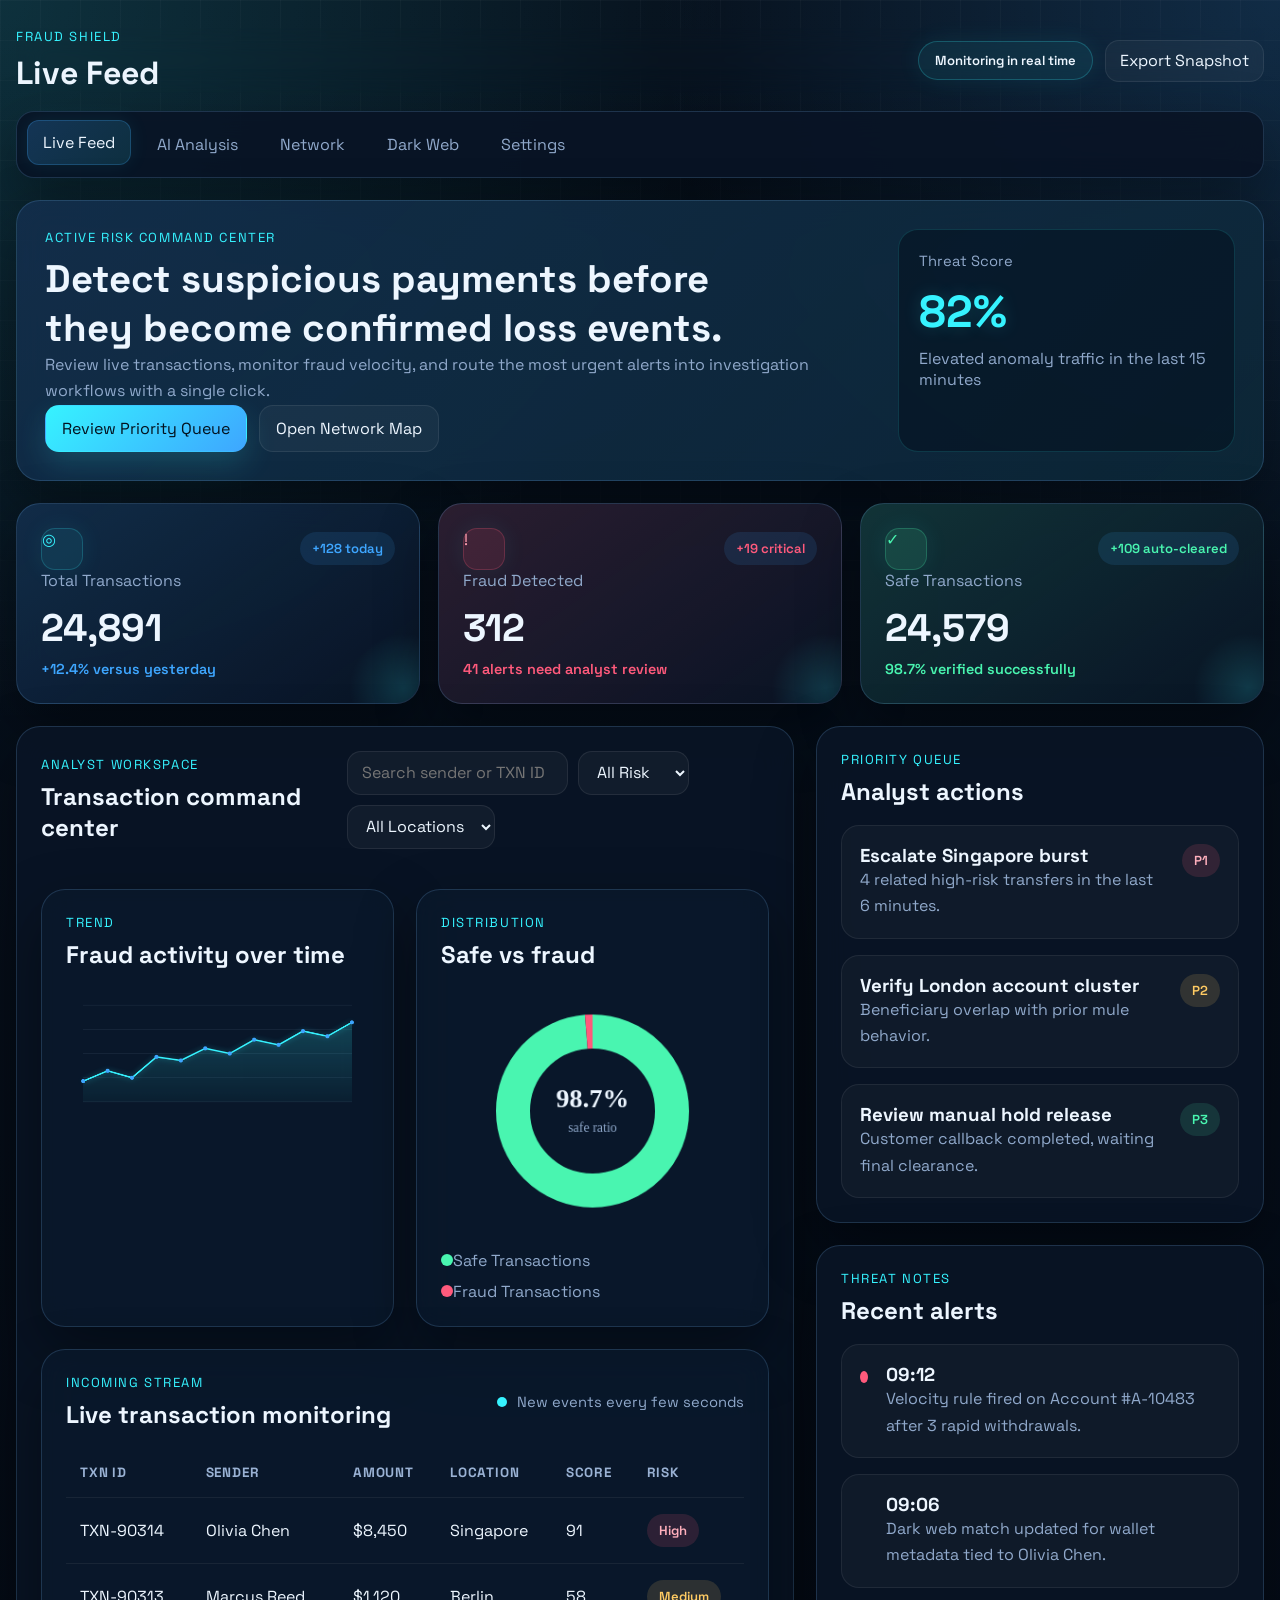
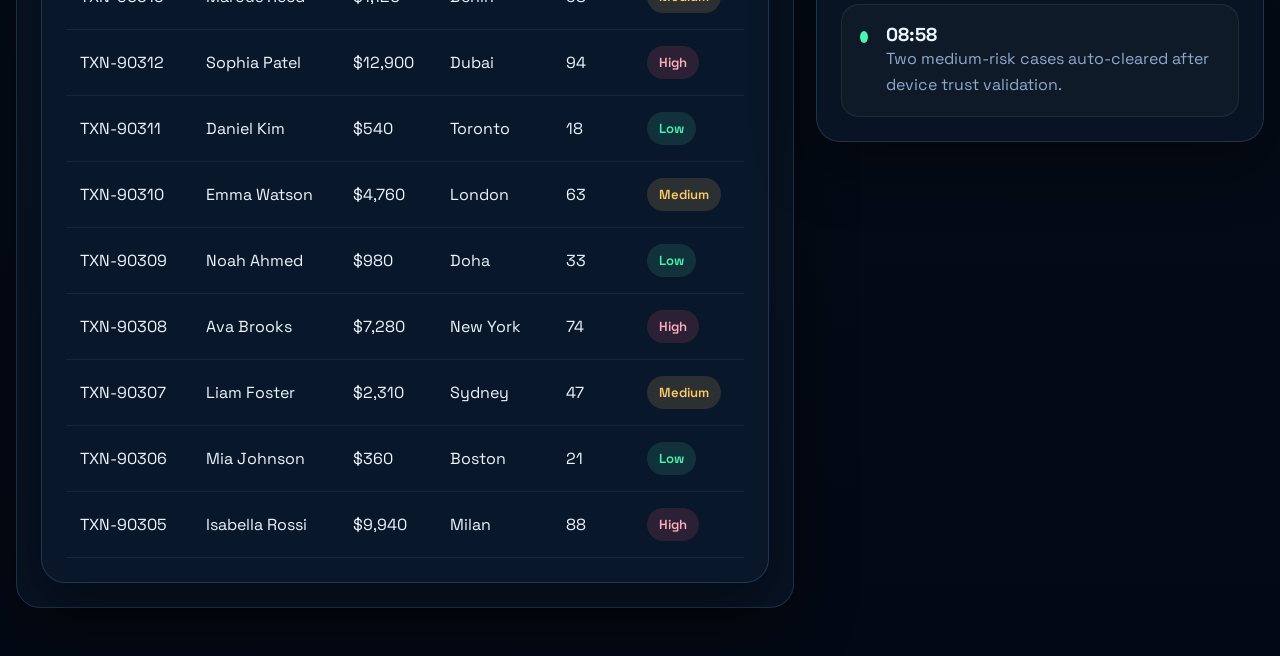
<file: index.html>
<!DOCTYPE html>
<html lang="en">
<head>
  <meta charset="UTF-8">
  <meta name="viewport" content="width=device-width, initial-scale=1.0">
  <title>FraudShield | Live Feed</title>
  <link rel="preconnect" href="https://fonts.googleapis.com">
  <link rel="preconnect" href="https://fonts.gstatic.com" crossorigin>
  <link href="https://fonts.googleapis.com/css2?family=Space+Grotesk:wght@400;500;600;700&display=swap" rel="stylesheet">
  <link rel="stylesheet" href="css/style.css">
</head>
<body data-page="live">
  <div class="app-shell">
    <header class="topbar">
      <div>
        <p class="eyebrow">Fraud Shield</p>
        <h1>Live Feed</h1>
      </div>
      <div class="topbar-actions">
        <div class="status-pill">Monitoring in real time</div>
        <button class="secondary-button compact-button" type="button" data-toast-message="War room snapshot exported.">Export Snapshot</button>
      </div>
    </header>

    <nav class="tabs" aria-label="Primary navigation">
      <a href="index.html" data-tab="live">Live Feed</a>
      <a href="ai.html" data-tab="ai">AI Analysis</a>
      <a href="network.html" data-tab="network">Network</a>
      <a href="darkweb.html" data-tab="darkweb">Dark Web</a>
      <a href="settings.html" data-tab="settings">Settings</a>
    </nav>

    <main class="page-grid">
      <section class="hero-panel">
        <div>
          <p class="eyebrow">Active risk command center</p>
          <h2>Detect suspicious payments before they become confirmed loss events.</h2>
          <p class="muted-text">
            Review live transactions, monitor fraud velocity, and route the most
            urgent alerts into investigation workflows with a single click.
          </p>
          <div class="hero-actions">
            <a class="primary-button" href="ai.html">Review Priority Queue</a>
            <a class="secondary-button" href="network.html">Open Network Map</a>
          </div>
        </div>
        <div class="hero-metric">
          <span>Threat Score</span>
          <strong>82%</strong>
          <p>Elevated anomaly traffic in the last 15 minutes</p>
        </div>
      </section>

      <section class="stats-grid">
        <article class="card stat-card accent-card">
          <div class="stat-header">
            <span class="stat-icon">◎</span>
            <span class="delta-pill up">+128 today</span>
          </div>
          <p>Total Transactions</p>
          <h3 class="counter" data-target="24891">0</h3>
          <span class="trend up">+12.4% versus yesterday</span>
        </article>

        <article class="card stat-card danger">
          <div class="stat-header">
            <span class="stat-icon danger-icon">!</span>
            <span class="delta-pill danger-text">+19 critical</span>
          </div>
          <p>Fraud Detected</p>
          <h3 class="counter" data-target="312">0</h3>
          <span class="trend danger-text">41 alerts need analyst review</span>
        </article>

        <article class="card stat-card safe-card">
          <div class="stat-header">
            <span class="stat-icon safe-icon">✓</span>
            <span class="delta-pill safe">+109 auto-cleared</span>
          </div>
          <p>Safe Transactions</p>
          <h3 class="counter" data-target="24579">0</h3>
          <span class="trend safe">98.7% verified successfully</span>
        </article>
      </section>

      <section class="workspace-grid">
        <article class="card main-panel">
          <div class="section-heading">
            <div>
              <p class="eyebrow">Analyst workspace</p>
              <h2>Transaction command center</h2>
            </div>
            <div class="filter-toolbar">
              <input id="txnSearch" class="toolbar-input" type="text" placeholder="Search sender or TXN ID">
              <select id="riskFilter" class="toolbar-select">
                <option value="all">All Risk</option>
                <option value="high">High</option>
                <option value="medium">Medium</option>
                <option value="low">Low</option>
              </select>
              <select id="locationFilter" class="toolbar-select">
                <option value="all">All Locations</option>
                <option value="singapore">Singapore</option>
                <option value="berlin">Berlin</option>
                <option value="dubai">Dubai</option>
                <option value="toronto">Toronto</option>
                <option value="london">London</option>
                <option value="new york">New York</option>
              </select>
            </div>
          </div>

          <section class="dashboard-duo">
            <article class="card inner-card chart-card">
              <div class="section-heading">
                <div>
                  <p class="eyebrow">Trend</p>
                  <h2>Fraud activity over time</h2>
                </div>
              </div>
              <canvas id="fraudTrendChart" width="600" height="260" aria-label="Fraud trend chart"></canvas>
            </article>

            <article class="card inner-card chart-card donut-panel">
              <div class="section-heading">
                <div>
                  <p class="eyebrow">Distribution</p>
                  <h2>Safe vs fraud</h2>
                </div>
              </div>
              <canvas id="fraudSplitChart" width="320" height="260" aria-label="Fraud split chart"></canvas>
              <div class="donut-legend">
                <div><span class="legend-dot safe-fill"></span>Safe Transactions</div>
                <div><span class="legend-dot danger-fill"></span>Fraud Transactions</div>
              </div>
            </article>
          </section>

          <section class="card inner-card table-card">
            <div class="section-heading">
              <div>
                <p class="eyebrow">Incoming stream</p>
                <h2>Live transaction monitoring</h2>
              </div>
              <div class="live-indicator">
                <span class="pulse-dot"></span>
                <span>New events every few seconds</span>
              </div>
            </div>

            <div class="table-wrap">
              <table>
                <thead>
                  <tr>
                    <th>TXN ID</th>
                    <th>Sender</th>
                    <th>Amount</th>
                    <th>Location</th>
                    <th>Score</th>
                    <th>Risk</th>
                  </tr>
                </thead>
                <tbody id="transactionTableBody">
                  <tr class="clickable-row" data-href="ai.html" data-txn-id="TXN-90314" data-sender="Olivia Chen" data-amount="$8,450" data-location="Singapore" data-score="91" data-risk="High">
                    <td>TXN-90314</td>
                    <td>Olivia Chen</td>
                    <td>$8,450</td>
                    <td>Singapore</td>
                    <td>91</td>
                    <td><span class="risk-badge high">High</span></td>
                  </tr>
                  <tr class="clickable-row" data-href="ai.html" data-txn-id="TXN-90313" data-sender="Marcus Reed" data-amount="$1,120" data-location="Berlin" data-score="58" data-risk="Medium">
                    <td>TXN-90313</td>
                    <td>Marcus Reed</td>
                    <td>$1,120</td>
                    <td>Berlin</td>
                    <td>58</td>
                    <td><span class="risk-badge medium">Medium</span></td>
                  </tr>
                  <tr class="clickable-row" data-href="ai.html" data-txn-id="TXN-90312" data-sender="Sophia Patel" data-amount="$12,900" data-location="Dubai" data-score="94" data-risk="High">
                    <td>TXN-90312</td>
                    <td>Sophia Patel</td>
                    <td>$12,900</td>
                    <td>Dubai</td>
                    <td>94</td>
                    <td><span class="risk-badge high">High</span></td>
                  </tr>
                  <tr class="clickable-row" data-href="ai.html" data-txn-id="TXN-90311" data-sender="Daniel Kim" data-amount="$540" data-location="Toronto" data-score="18" data-risk="Low">
                    <td>TXN-90311</td>
                    <td>Daniel Kim</td>
                    <td>$540</td>
                    <td>Toronto</td>
                    <td>18</td>
                    <td><span class="risk-badge low">Low</span></td>
                  </tr>
                  <tr class="clickable-row" data-href="ai.html" data-txn-id="TXN-90310" data-sender="Emma Watson" data-amount="$4,760" data-location="London" data-score="63" data-risk="Medium">
                    <td>TXN-90310</td>
                    <td>Emma Watson</td>
                    <td>$4,760</td>
                    <td>London</td>
                    <td>63</td>
                    <td><span class="risk-badge medium">Medium</span></td>
                  </tr>
                  <tr class="clickable-row" data-href="ai.html" data-txn-id="TXN-90309" data-sender="Noah Ahmed" data-amount="$980" data-location="Doha" data-score="33" data-risk="Low">
                    <td>TXN-90309</td>
                    <td>Noah Ahmed</td>
                    <td>$980</td>
                    <td>Doha</td>
                    <td>33</td>
                    <td><span class="risk-badge low">Low</span></td>
                  </tr>
                  <tr class="clickable-row" data-href="ai.html" data-txn-id="TXN-90308" data-sender="Ava Brooks" data-amount="$7,280" data-location="New York" data-score="74" data-risk="High">
                    <td>TXN-90308</td>
                    <td>Ava Brooks</td>
                    <td>$7,280</td>
                    <td>New York</td>
                    <td>74</td>
                    <td><span class="risk-badge high">High</span></td>
                  </tr>
                  <tr class="clickable-row" data-href="ai.html" data-txn-id="TXN-90307" data-sender="Liam Foster" data-amount="$2,310" data-location="Sydney" data-score="47" data-risk="Medium">
                    <td>TXN-90307</td>
                    <td>Liam Foster</td>
                    <td>$2,310</td>
                    <td>Sydney</td>
                    <td>47</td>
                    <td><span class="risk-badge medium">Medium</span></td>
                  </tr>
                  <tr class="clickable-row" data-href="ai.html" data-txn-id="TXN-90306" data-sender="Mia Johnson" data-amount="$360" data-location="Boston" data-score="21" data-risk="Low">
                    <td>TXN-90306</td>
                    <td>Mia Johnson</td>
                    <td>$360</td>
                    <td>Boston</td>
                    <td>21</td>
                    <td><span class="risk-badge low">Low</span></td>
                  </tr>
                  <tr class="clickable-row" data-href="ai.html" data-txn-id="TXN-90305" data-sender="Isabella Rossi" data-amount="$9,940" data-location="Milan" data-score="88" data-risk="High">
                    <td>TXN-90305</td>
                    <td>Isabella Rossi</td>
                    <td>$9,940</td>
                    <td>Milan</td>
                    <td>88</td>
                    <td><span class="risk-badge high">High</span></td>
                  </tr>
                </tbody>
              </table>
            </div>
          </section>
        </article>

        <aside class="workspace-sidebar">
          <section class="card">
            <div class="section-heading">
              <div>
                <p class="eyebrow">Priority queue</p>
                <h2>Analyst actions</h2>
              </div>
            </div>
            <div class="queue-list">
              <article class="queue-item">
                <div>
                  <h3>Escalate Singapore burst</h3>
                  <p>4 related high-risk transfers in the last 6 minutes.</p>
                </div>
                <span class="risk-badge high">P1</span>
              </article>
              <article class="queue-item">
                <div>
                  <h3>Verify London account cluster</h3>
                  <p>Beneficiary overlap with prior mule behavior.</p>
                </div>
                <span class="risk-badge medium">P2</span>
              </article>
              <article class="queue-item">
                <div>
                  <h3>Review manual hold release</h3>
                  <p>Customer callback completed, waiting final clearance.</p>
                </div>
                <span class="risk-badge low">P3</span>
              </article>
            </div>
          </section>

          <section class="card">
            <div class="section-heading">
              <div>
                <p class="eyebrow">Threat notes</p>
                <h2>Recent alerts</h2>
              </div>
            </div>
            <div class="timeline-list">
              <article class="timeline-item">
                <span class="timeline-dot danger-fill"></span>
                <div>
                  <h3>09:12</h3>
                  <p>Velocity rule fired on Account #A-10483 after 3 rapid withdrawals.</p>
                </div>
              </article>
              <article class="timeline-item">
                <span class="timeline-dot"></span>
                <div>
                  <h3>09:06</h3>
                  <p>Dark web match updated for wallet metadata tied to Olivia Chen.</p>
                </div>
              </article>
              <article class="timeline-item">
                <span class="timeline-dot safe-fill"></span>
                <div>
                  <h3>08:58</h3>
                  <p>Two medium-risk cases auto-cleared after device trust validation.</p>
                </div>
              </article>
            </div>
          </section>
        </aside>
      </section>
    </main>
  </div>

  <div class="modal hidden" id="transactionModal" aria-hidden="true">
    <div class="modal-backdrop" data-close-modal></div>
    <div class="modal-panel" role="dialog" aria-modal="true" aria-labelledby="modalTitle">
      <button class="modal-close" type="button" data-close-modal aria-label="Close details">×</button>
      <p class="eyebrow">Transaction Preview</p>
      <h2 id="modalTitle">Selected transaction</h2>
      <div class="modal-grid">
        <div class="modal-row"><span>TXN ID</span><strong id="modalTxnId">-</strong></div>
        <div class="modal-row"><span>Sender</span><strong id="modalSender">-</strong></div>
        <div class="modal-row"><span>Amount</span><strong id="modalAmount">-</strong></div>
        <div class="modal-row"><span>Location</span><strong id="modalLocation">-</strong></div>
        <div class="modal-row"><span>Risk Score</span><strong id="modalScore">-</strong></div>
        <div class="modal-row"><span>Risk Level</span><strong id="modalRisk">-</strong></div>
      </div>
      <div class="modal-actions">
        <button class="primary-button" type="button" id="openAiAnalysis">Open AI Analysis</button>
        <button class="secondary-button" type="button" data-close-modal>Close</button>
      </div>
    </div>
  </div>

  <div class="toast global-toast" id="globalToast" aria-live="polite"></div>

  <script src="js/script.js"></script>
</body>
</html>
</file>
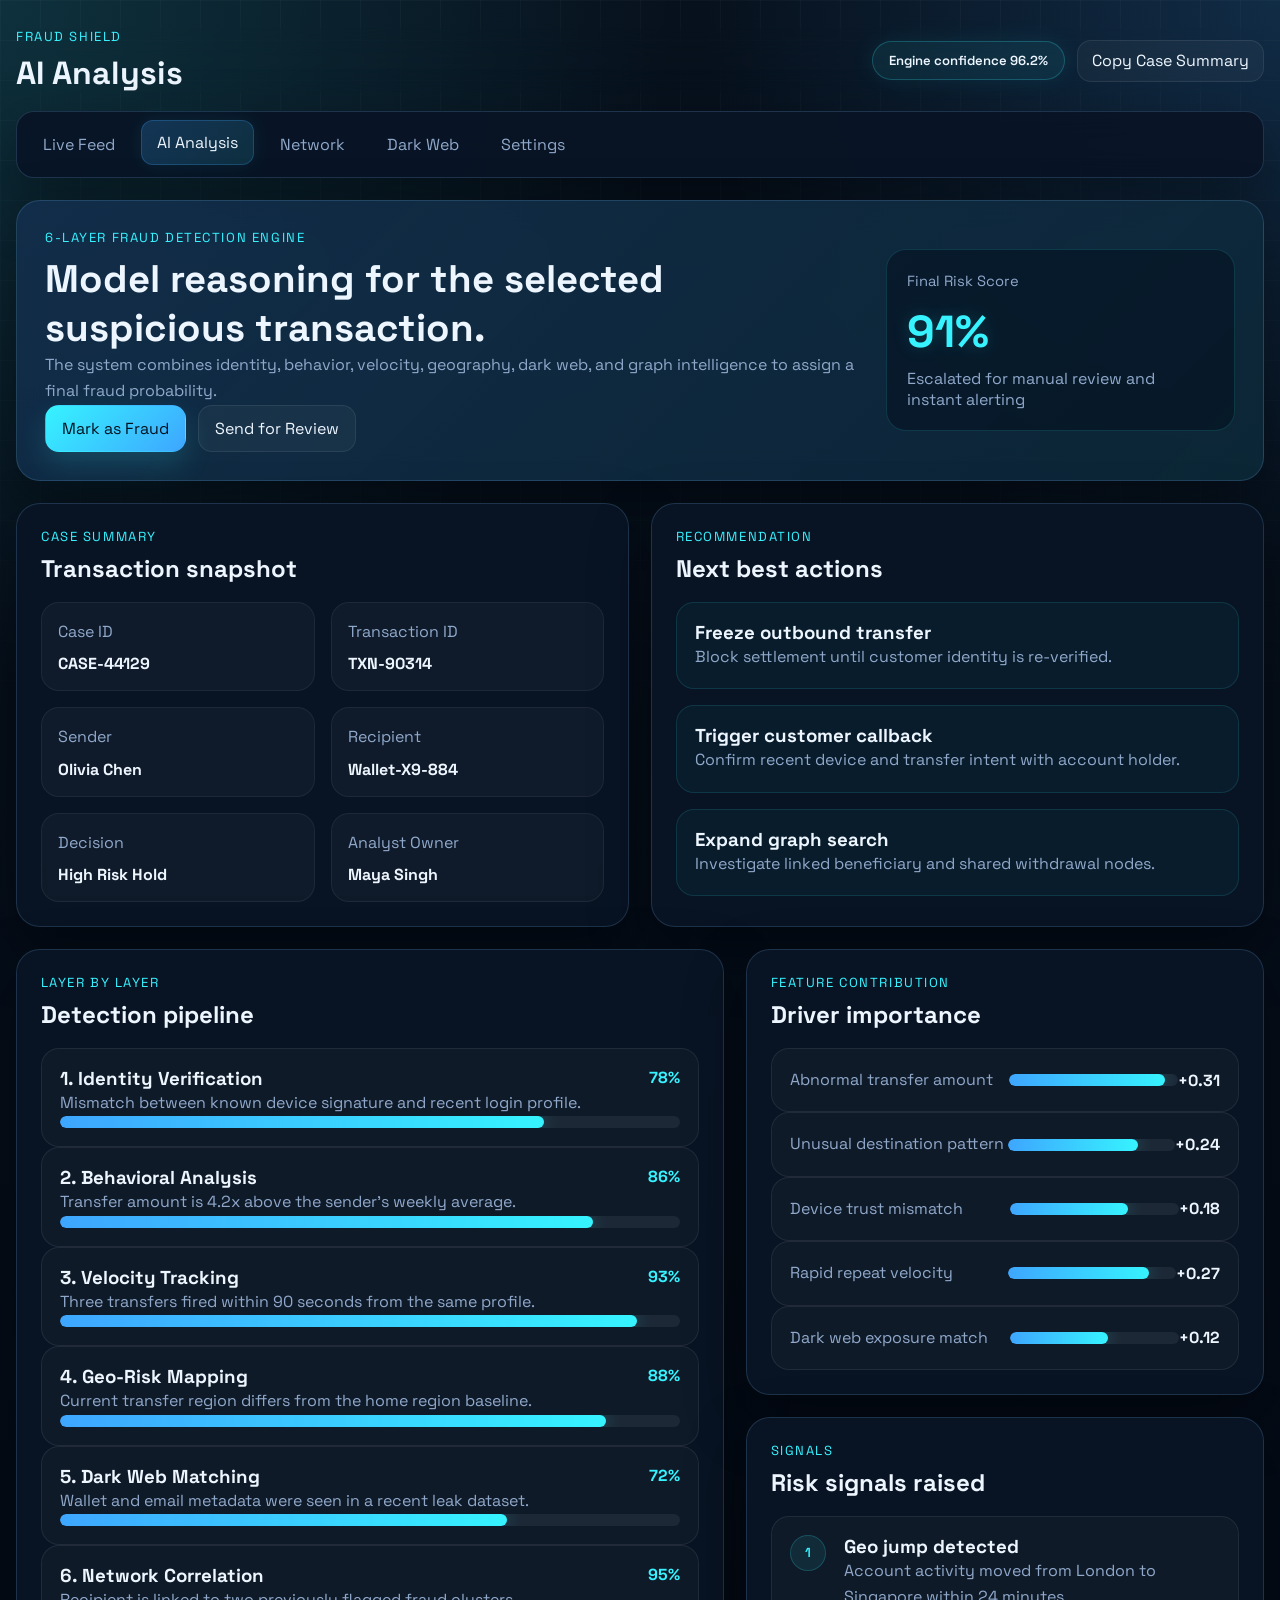
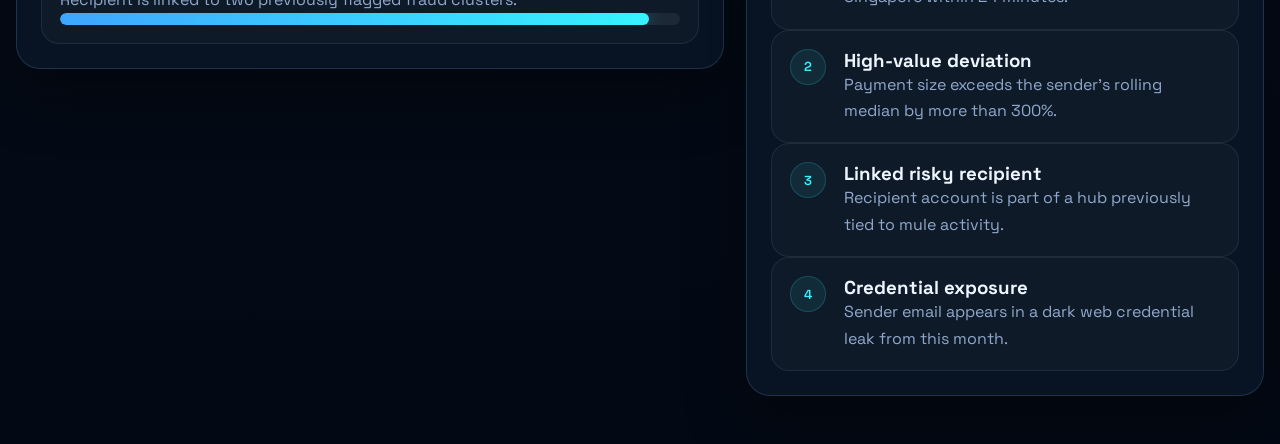
<file: ai.html>
<!DOCTYPE html>
<html lang="en">
<head>
  <meta charset="UTF-8">
  <meta name="viewport" content="width=device-width, initial-scale=1.0">
  <title>FraudShield | AI Analysis</title>
  <link rel="preconnect" href="https://fonts.googleapis.com">
  <link rel="preconnect" href="https://fonts.gstatic.com" crossorigin>
  <link href="https://fonts.googleapis.com/css2?family=Space+Grotesk:wght@400;500;600;700&display=swap" rel="stylesheet">
  <link rel="stylesheet" href="css/style.css">
</head>
<body data-page="ai">
  <div class="app-shell">
    <header class="topbar">
      <div>
        <p class="eyebrow">Fraud Shield</p>
        <h1>AI Analysis</h1>
      </div>
      <div class="topbar-actions">
        <div class="status-pill">Engine confidence 96.2%</div>
        <button class="secondary-button compact-button" type="button" data-toast-message="Case summary copied to analyst clipboard.">Copy Case Summary</button>
      </div>
    </header>

    <nav class="tabs" aria-label="Primary navigation">
      <a href="index.html" data-tab="live">Live Feed</a>
      <a href="ai.html" data-tab="ai">AI Analysis</a>
      <a href="network.html" data-tab="network">Network</a>
      <a href="darkweb.html" data-tab="darkweb">Dark Web</a>
      <a href="settings.html" data-tab="settings">Settings</a>
    </nav>

    <main class="page-grid">
      <section class="hero-panel compact">
        <div>
          <p class="eyebrow">6-layer fraud detection engine</p>
          <h2>Model reasoning for the selected suspicious transaction.</h2>
          <p class="muted-text">
            The system combines identity, behavior, velocity, geography, dark web,
            and graph intelligence to assign a final fraud probability.
          </p>
          <div class="hero-actions">
            <button class="primary-button" type="button" data-toast-message="Case marked as confirmed fraud.">Mark as Fraud</button>
            <button class="secondary-button" type="button" data-toast-message="Case sent for manual review.">Send for Review</button>
          </div>
        </div>
        <div class="hero-metric">
          <span>Final Risk Score</span>
          <strong>91%</strong>
          <p>Escalated for manual review and instant alerting</p>
        </div>
      </section>

      <section class="case-summary-grid">
        <article class="card">
          <div class="section-heading">
            <div>
              <p class="eyebrow">Case summary</p>
              <h2>Transaction snapshot</h2>
            </div>
          </div>
          <div class="summary-grid">
            <div class="summary-item"><span>Case ID</span><strong>CASE-44129</strong></div>
            <div class="summary-item"><span>Transaction ID</span><strong>TXN-90314</strong></div>
            <div class="summary-item"><span>Sender</span><strong>Olivia Chen</strong></div>
            <div class="summary-item"><span>Recipient</span><strong>Wallet-X9-884</strong></div>
            <div class="summary-item"><span>Decision</span><strong>High Risk Hold</strong></div>
            <div class="summary-item"><span>Analyst Owner</span><strong>Maya Singh</strong></div>
          </div>
        </article>
        <article class="card">
          <div class="section-heading">
            <div>
              <p class="eyebrow">Recommendation</p>
              <h2>Next best actions</h2>
            </div>
          </div>
          <div class="recommendation-list">
            <article class="recommendation-item">
              <h3>Freeze outbound transfer</h3>
              <p>Block settlement until customer identity is re-verified.</p>
            </article>
            <article class="recommendation-item">
              <h3>Trigger customer callback</h3>
              <p>Confirm recent device and transfer intent with account holder.</p>
            </article>
            <article class="recommendation-item">
              <h3>Expand graph search</h3>
              <p>Investigate linked beneficiary and shared withdrawal nodes.</p>
            </article>
          </div>
        </article>
      </section>

      <section class="analysis-grid">
        <article class="card">
          <div class="section-heading">
            <div>
              <p class="eyebrow">Layer by layer</p>
              <h2>Detection pipeline</h2>
            </div>
          </div>

          <div class="layers">
            <div class="layer-item">
              <div class="layer-copy">
                <div>
                  <h3>1. Identity Verification</h3>
                  <p>Mismatch between known device signature and recent login profile.</p>
                </div>
                <strong>78%</strong>
              </div>
              <div class="progress-bar"><span style="width: 78%;"></span></div>
            </div>
            <div class="layer-item">
              <div class="layer-copy">
                <div>
                  <h3>2. Behavioral Analysis</h3>
                  <p>Transfer amount is 4.2x above the sender's weekly average.</p>
                </div>
                <strong>86%</strong>
              </div>
              <div class="progress-bar"><span style="width: 86%;"></span></div>
            </div>
            <div class="layer-item">
              <div class="layer-copy">
                <div>
                  <h3>3. Velocity Tracking</h3>
                  <p>Three transfers fired within 90 seconds from the same profile.</p>
                </div>
                <strong>93%</strong>
              </div>
              <div class="progress-bar"><span style="width: 93%;"></span></div>
            </div>
            <div class="layer-item">
              <div class="layer-copy">
                <div>
                  <h3>4. Geo-Risk Mapping</h3>
                  <p>Current transfer region differs from the home region baseline.</p>
                </div>
                <strong>88%</strong>
              </div>
              <div class="progress-bar"><span style="width: 88%;"></span></div>
            </div>
            <div class="layer-item">
              <div class="layer-copy">
                <div>
                  <h3>5. Dark Web Matching</h3>
                  <p>Wallet and email metadata were seen in a recent leak dataset.</p>
                </div>
                <strong>72%</strong>
              </div>
              <div class="progress-bar"><span style="width: 72%;"></span></div>
            </div>
            <div class="layer-item">
              <div class="layer-copy">
                <div>
                  <h3>6. Network Correlation</h3>
                  <p>Recipient is linked to two previously flagged fraud clusters.</p>
                </div>
                <strong>95%</strong>
              </div>
              <div class="progress-bar"><span style="width: 95%;"></span></div>
            </div>
          </div>
        </article>

        <article class="stack-grid">
          <section class="card">
            <div class="section-heading">
              <div>
                <p class="eyebrow">Feature contribution</p>
                <h2>Driver importance</h2>
              </div>
            </div>

            <div class="feature-bars">
              <div class="feature-row">
                <span>Abnormal transfer amount</span>
                <div class="feature-bar"><span style="width: 92%;"></span></div>
                <strong>+0.31</strong>
              </div>
              <div class="feature-row">
                <span>Unusual destination pattern</span>
                <div class="feature-bar"><span style="width: 78%;"></span></div>
                <strong>+0.24</strong>
              </div>
              <div class="feature-row">
                <span>Device trust mismatch</span>
                <div class="feature-bar"><span style="width: 70%;"></span></div>
                <strong>+0.18</strong>
              </div>
              <div class="feature-row">
                <span>Rapid repeat velocity</span>
                <div class="feature-bar"><span style="width: 84%;"></span></div>
                <strong>+0.27</strong>
              </div>
              <div class="feature-row">
                <span>Dark web exposure match</span>
                <div class="feature-bar"><span style="width: 58%;"></span></div>
                <strong>+0.12</strong>
              </div>
            </div>
          </section>

          <section class="card">
            <div class="section-heading">
              <div>
                <p class="eyebrow">Signals</p>
                <h2>Risk signals raised</h2>
              </div>
            </div>

            <div class="signals-list">
              <article class="signal-item">
                <span class="signal-index">1</span>
                <div>
                  <h3>Geo jump detected</h3>
                  <p>Account activity moved from London to Singapore within 24 minutes.</p>
                </div>
              </article>
              <article class="signal-item">
                <span class="signal-index">2</span>
                <div>
                  <h3>High-value deviation</h3>
                  <p>Payment size exceeds the sender's rolling median by more than 300%.</p>
                </div>
              </article>
              <article class="signal-item">
                <span class="signal-index">3</span>
                <div>
                  <h3>Linked risky recipient</h3>
                  <p>Recipient account is part of a hub previously tied to mule activity.</p>
                </div>
              </article>
              <article class="signal-item">
                <span class="signal-index">4</span>
                <div>
                  <h3>Credential exposure</h3>
                  <p>Sender email appears in a dark web credential leak from this month.</p>
                </div>
              </article>
            </div>
          </section>
        </article>
      </section>
    </main>
  </div>

  <div class="toast global-toast" id="globalToast" aria-live="polite"></div>

  <script src="js/script.js"></script>
</body>
</html>
</file>
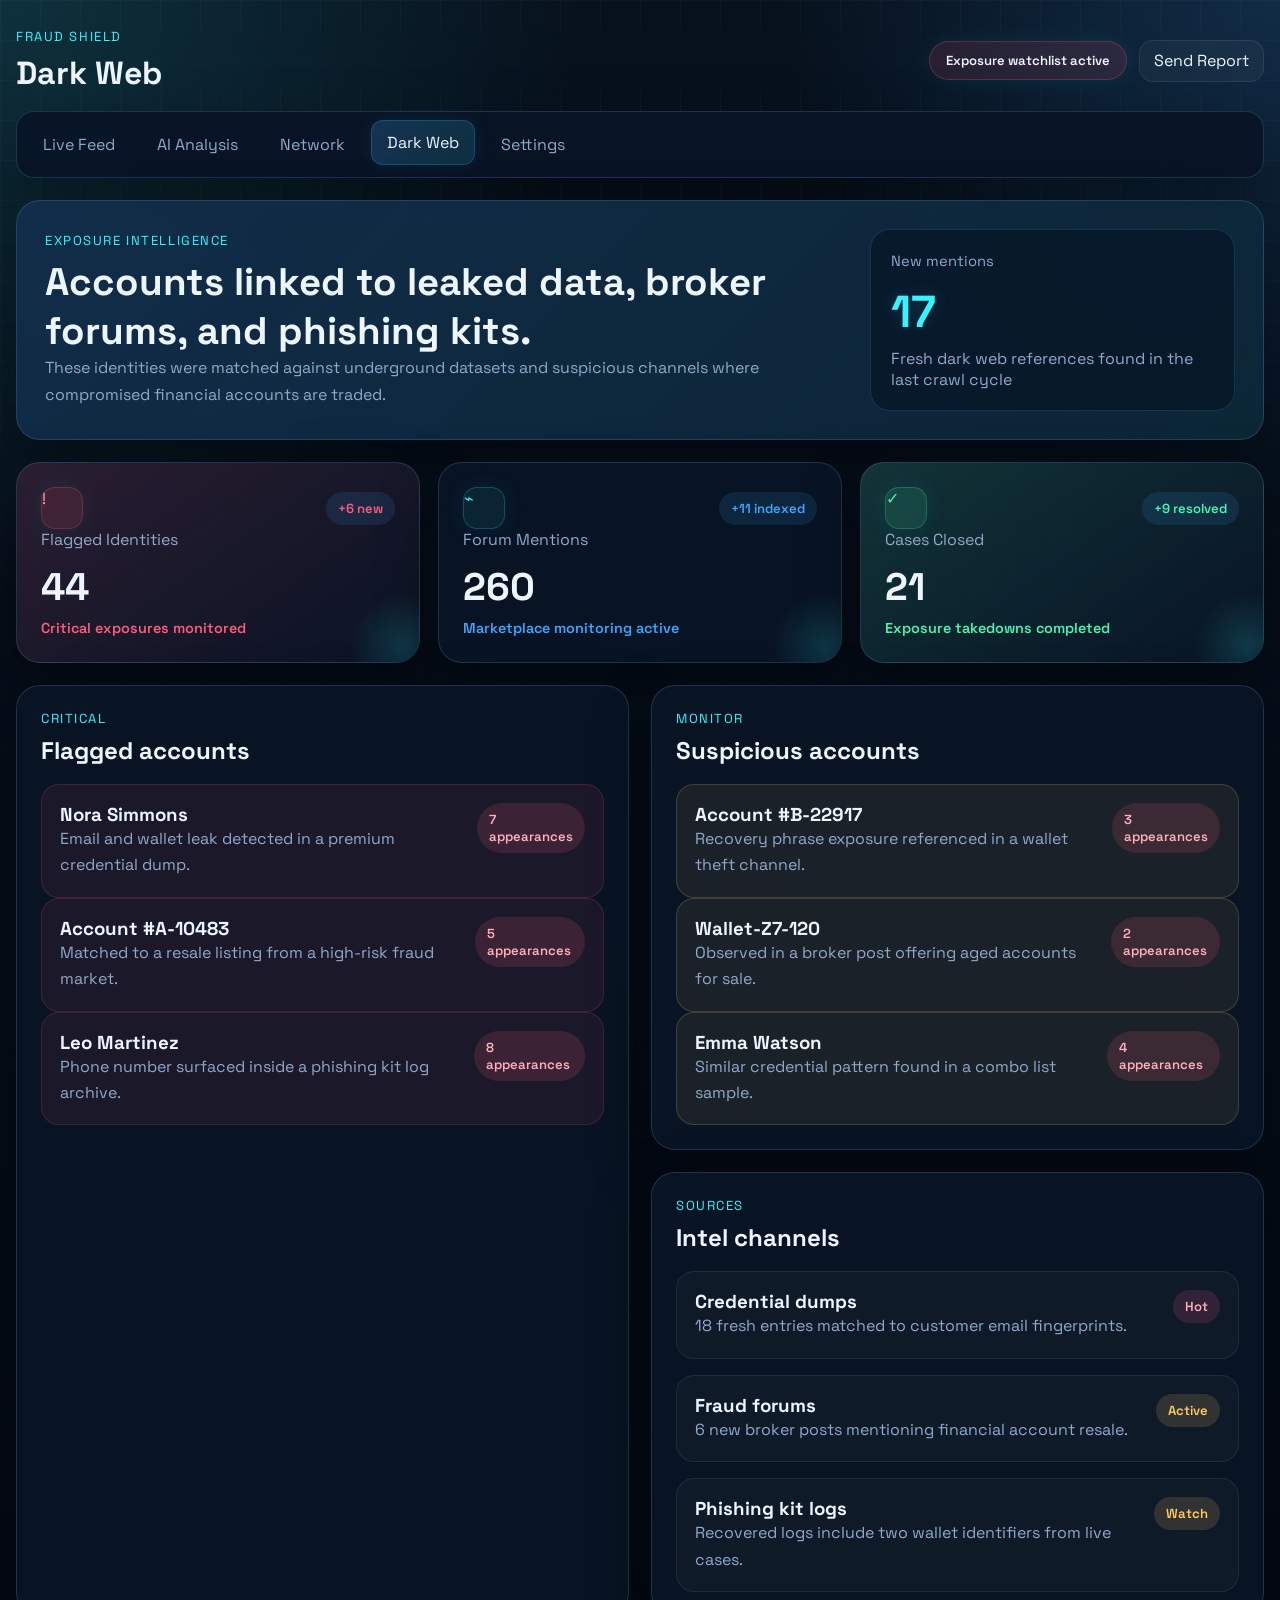
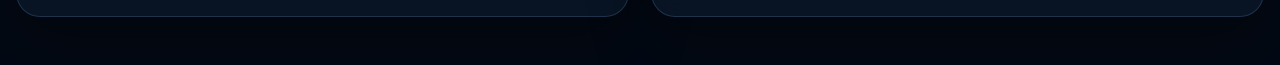
<file: darkweb.html>
<!DOCTYPE html>
<html lang="en">
<head>
  <meta charset="UTF-8">
  <meta name="viewport" content="width=device-width, initial-scale=1.0">
  <title>FraudShield | Dark Web</title>
  <link rel="preconnect" href="https://fonts.googleapis.com">
  <link rel="preconnect" href="https://fonts.gstatic.com" crossorigin>
  <link href="https://fonts.googleapis.com/css2?family=Space+Grotesk:wght@400;500;600;700&display=swap" rel="stylesheet">
  <link rel="stylesheet" href="css/style.css">
</head>
<body data-page="darkweb">
  <div class="app-shell">
    <header class="topbar">
      <div>
        <p class="eyebrow">Fraud Shield</p>
        <h1>Dark Web</h1>
      </div>
      <div class="topbar-actions">
        <div class="status-pill danger-pill">Exposure watchlist active</div>
        <button class="secondary-button compact-button" type="button" data-toast-message="Dark web report sent to compliance.">Send Report</button>
      </div>
    </header>

    <nav class="tabs" aria-label="Primary navigation">
      <a href="index.html" data-tab="live">Live Feed</a>
      <a href="ai.html" data-tab="ai">AI Analysis</a>
      <a href="network.html" data-tab="network">Network</a>
      <a href="darkweb.html" data-tab="darkweb">Dark Web</a>
      <a href="settings.html" data-tab="settings">Settings</a>
    </nav>

    <main class="page-grid">
      <section class="hero-panel compact">
        <div>
          <p class="eyebrow">Exposure intelligence</p>
          <h2>Accounts linked to leaked data, broker forums, and phishing kits.</h2>
          <p class="muted-text">
            These identities were matched against underground datasets and
            suspicious channels where compromised financial accounts are traded.
          </p>
        </div>
        <div class="hero-metric">
          <span>New mentions</span>
          <strong>17</strong>
          <p>Fresh dark web references found in the last crawl cycle</p>
        </div>
      </section>

      <section class="stats-grid network-grid">
        <article class="card stat-card danger">
          <div class="stat-header">
            <span class="stat-icon danger-icon">!</span>
            <span class="delta-pill danger-text">+6 new</span>
          </div>
          <p>Flagged Identities</p>
          <h3 class="counter" data-target="49">0</h3>
          <span class="trend danger-text">Critical exposures monitored</span>
        </article>
        <article class="card stat-card">
          <div class="stat-header">
            <span class="stat-icon">⌁</span>
            <span class="delta-pill up">+11 indexed</span>
          </div>
          <p>Forum Mentions</p>
          <h3 class="counter" data-target="284">0</h3>
          <span class="trend up">Marketplace monitoring active</span>
        </article>
        <article class="card stat-card safe-card">
          <div class="stat-header">
            <span class="stat-icon safe-icon">✓</span>
            <span class="delta-pill safe">+9 resolved</span>
          </div>
          <p>Cases Closed</p>
          <h3 class="counter" data-target="23">0</h3>
          <span class="trend safe">Exposure takedowns completed</span>
        </article>
      </section>

      <section class="darkweb-layout">
        <article class="card">
          <div class="section-heading">
            <div>
              <p class="eyebrow">Critical</p>
              <h2>Flagged accounts</h2>
            </div>
          </div>

          <div class="flagged-list">
            <article class="flagged-item">
              <div>
                <h3>Nora Simmons</h3>
                <p>Email and wallet leak detected in a premium credential dump.</p>
              </div>
              <div class="appearance-badge">7 appearances</div>
            </article>
            <article class="flagged-item">
              <div>
                <h3>Account #A-10483</h3>
                <p>Matched to a resale listing from a high-risk fraud market.</p>
              </div>
              <div class="appearance-badge">5 appearances</div>
            </article>
            <article class="flagged-item">
              <div>
                <h3>Leo Martinez</h3>
                <p>Phone number surfaced inside a phishing kit log archive.</p>
              </div>
              <div class="appearance-badge">8 appearances</div>
            </article>
          </div>
        </article>

        <article class="stack-grid">
          <section class="card">
            <div class="section-heading">
              <div>
                <p class="eyebrow">Monitor</p>
                <h2>Suspicious accounts</h2>
              </div>
            </div>

            <div class="suspicious-list">
              <article class="suspicious-item">
                <div>
                  <h3>Account #B-22917</h3>
                  <p>Recovery phrase exposure referenced in a wallet theft channel.</p>
                </div>
                <div class="appearance-badge warning-badge">3 appearances</div>
              </article>
              <article class="suspicious-item">
                <div>
                  <h3>Wallet-Z7-120</h3>
                  <p>Observed in a broker post offering aged accounts for sale.</p>
                </div>
                <div class="appearance-badge warning-badge">2 appearances</div>
              </article>
              <article class="suspicious-item">
                <div>
                  <h3>Emma Watson</h3>
                  <p>Similar credential pattern found in a combo list sample.</p>
                </div>
                <div class="appearance-badge warning-badge">4 appearances</div>
              </article>
            </div>
          </section>

          <section class="card">
            <div class="section-heading">
              <div>
                <p class="eyebrow">Sources</p>
                <h2>Intel channels</h2>
              </div>
            </div>
            <div class="queue-list">
              <article class="queue-item">
                <div>
                  <h3>Credential dumps</h3>
                  <p>18 fresh entries matched to customer email fingerprints.</p>
                </div>
                <span class="risk-badge high">Hot</span>
              </article>
              <article class="queue-item">
                <div>
                  <h3>Fraud forums</h3>
                  <p>6 new broker posts mentioning financial account resale.</p>
                </div>
                <span class="risk-badge medium">Active</span>
              </article>
              <article class="queue-item">
                <div>
                  <h3>Phishing kit logs</h3>
                  <p>Recovered logs include two wallet identifiers from live cases.</p>
                </div>
                <span class="risk-badge medium">Watch</span>
              </article>
            </div>
          </section>
        </article>
      </section>
    </main>
  </div>

  <div class="toast global-toast" id="globalToast" aria-live="polite"></div>

  <script src="js/script.js"></script>
</body>
</html>
</file>
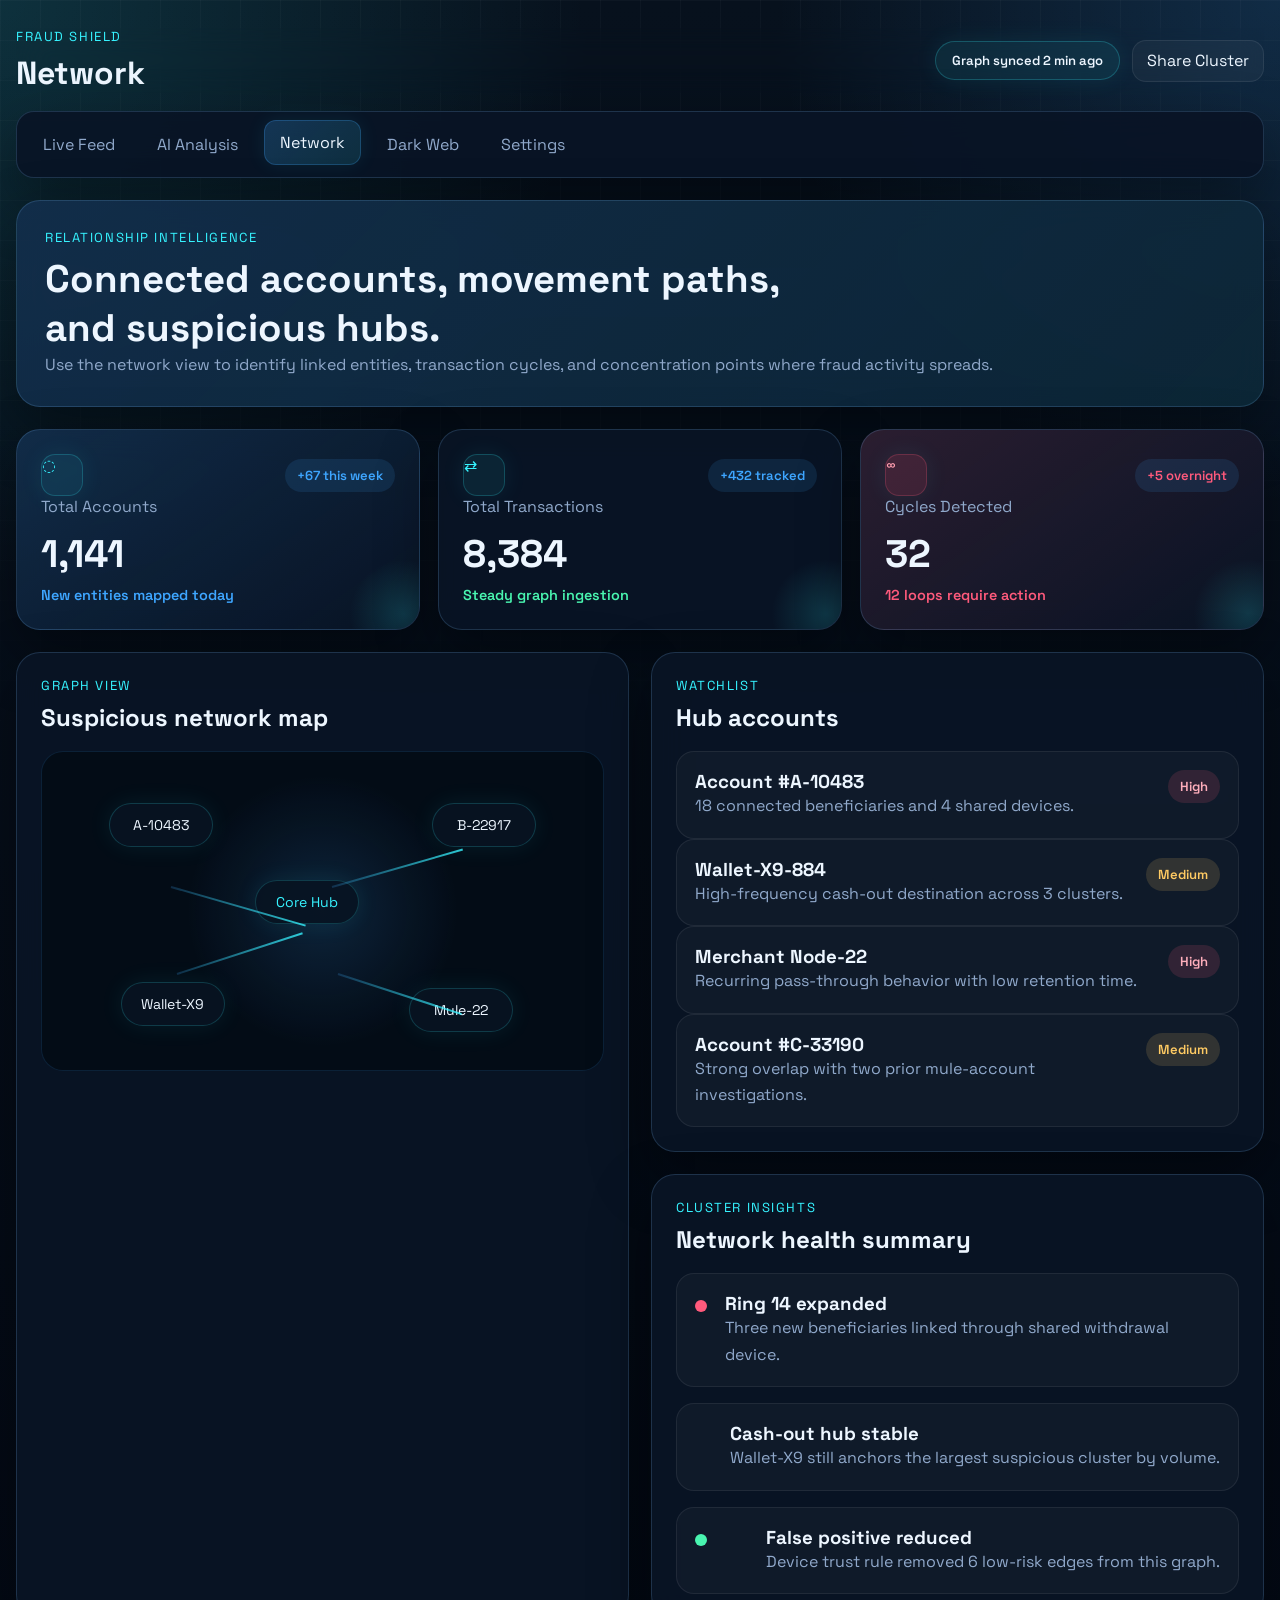
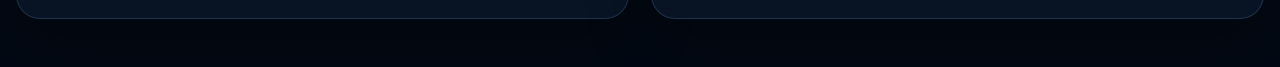
<file: network.html>
<!DOCTYPE html>
<html lang="en">
<head>
  <meta charset="UTF-8">
  <meta name="viewport" content="width=device-width, initial-scale=1.0">
  <title>FraudShield | Network</title>
  <link rel="preconnect" href="https://fonts.googleapis.com">
  <link rel="preconnect" href="https://fonts.gstatic.com" crossorigin>
  <link href="https://fonts.googleapis.com/css2?family=Space+Grotesk:wght@400;500;600;700&display=swap" rel="stylesheet">
  <link rel="stylesheet" href="css/style.css">
</head>
<body data-page="network">
  <div class="app-shell">
    <header class="topbar">
      <div>
        <p class="eyebrow">Fraud Shield</p>
        <h1>Network</h1>
      </div>
      <div class="topbar-actions">
        <div class="status-pill">Graph synced 2 min ago</div>
        <button class="secondary-button compact-button" type="button" data-toast-message="Network cluster shared with investigations.">Share Cluster</button>
      </div>
    </header>

    <nav class="tabs" aria-label="Primary navigation">
      <a href="index.html" data-tab="live">Live Feed</a>
      <a href="ai.html" data-tab="ai">AI Analysis</a>
      <a href="network.html" data-tab="network">Network</a>
      <a href="darkweb.html" data-tab="darkweb">Dark Web</a>
      <a href="settings.html" data-tab="settings">Settings</a>
    </nav>

    <main class="page-grid">
      <section class="hero-panel compact">
        <div>
          <p class="eyebrow">Relationship intelligence</p>
          <h2>Connected accounts, movement paths, and suspicious hubs.</h2>
          <p class="muted-text">
            Use the network view to identify linked entities, transaction cycles,
            and concentration points where fraud activity spreads.
          </p>
        </div>
      </section>

      <section class="stats-grid network-grid">
        <article class="card stat-card accent-card">
          <div class="stat-header">
            <span class="stat-icon">◌</span>
            <span class="delta-pill up">+67 this week</span>
          </div>
          <p>Total Accounts</p>
          <h3 class="counter" data-target="1284">0</h3>
          <span class="trend up">New entities mapped today</span>
        </article>
        <article class="card stat-card">
          <div class="stat-header">
            <span class="stat-icon">⇄</span>
            <span class="delta-pill up">+432 tracked</span>
          </div>
          <p>Total Transactions</p>
          <h3 class="counter" data-target="9432">0</h3>
          <span class="trend safe">Steady graph ingestion</span>
        </article>
        <article class="card stat-card danger">
          <div class="stat-header">
            <span class="stat-icon danger-icon">∞</span>
            <span class="delta-pill danger-text">+5 overnight</span>
          </div>
          <p>Cycles Detected</p>
          <h3 class="counter" data-target="37">0</h3>
          <span class="trend danger-text">12 loops require action</span>
        </article>
      </section>

      <section class="network-layout">
        <article class="card graph-placeholder">
          <div class="section-heading">
            <div>
              <p class="eyebrow">Graph view</p>
              <h2>Suspicious network map</h2>
            </div>
          </div>
          <div class="graph-box">
            <div class="graph-node center-node">Core Hub</div>
            <div class="graph-node node-a">A-10483</div>
            <div class="graph-node node-b">B-22917</div>
            <div class="graph-node node-c">Wallet-X9</div>
            <div class="graph-node node-d">Mule-22</div>
            <div class="graph-line line-a"></div>
            <div class="graph-line line-b"></div>
            <div class="graph-line line-c"></div>
            <div class="graph-line line-d"></div>
          </div>
        </article>

        <article class="stack-grid">
          <section class="card">
            <div class="section-heading">
              <div>
                <p class="eyebrow">Watchlist</p>
                <h2>Hub accounts</h2>
              </div>
            </div>

            <div class="hub-list">
              <div class="hub-item">
                <div>
                  <h3>Account #A-10483</h3>
                  <p>18 connected beneficiaries and 4 shared devices.</p>
                </div>
                <span class="risk-badge high">High</span>
              </div>
              <div class="hub-item">
                <div>
                  <h3>Wallet-X9-884</h3>
                  <p>High-frequency cash-out destination across 3 clusters.</p>
                </div>
                <span class="risk-badge medium">Medium</span>
              </div>
              <div class="hub-item">
                <div>
                  <h3>Merchant Node-22</h3>
                  <p>Recurring pass-through behavior with low retention time.</p>
                </div>
                <span class="risk-badge high">High</span>
              </div>
              <div class="hub-item">
                <div>
                  <h3>Account #C-33190</h3>
                  <p>Strong overlap with two prior mule-account investigations.</p>
                </div>
                <span class="risk-badge medium">Medium</span>
              </div>
            </div>
          </section>

          <section class="card">
            <div class="section-heading">
              <div>
                <p class="eyebrow">Cluster insights</p>
                <h2>Network health summary</h2>
              </div>
            </div>
            <div class="timeline-list">
              <article class="timeline-item">
                <span class="timeline-dot danger-fill"></span>
                <div>
                  <h3>Ring 14 expanded</h3>
                  <p>Three new beneficiaries linked through shared withdrawal device.</p>
                </div>
              </article>
              <article class="timeline-item">
                <span class="timeline-dot"></span>
                <div>
                  <h3>Cash-out hub stable</h3>
                  <p>Wallet-X9 still anchors the largest suspicious cluster by volume.</p>
                </div>
              </article>
              <article class="timeline-item">
                <span class="timeline-dot safe-fill"></span>
                <div>
                  <h3>False positive reduced</h3>
                  <p>Device trust rule removed 6 low-risk edges from this graph.</p>
                </div>
              </article>
            </div>
          </section>
        </article>
      </section>
    </main>
  </div>

  <div class="toast global-toast" id="globalToast" aria-live="polite"></div>

  <script src="js/script.js"></script>
</body>
</html>
</file>
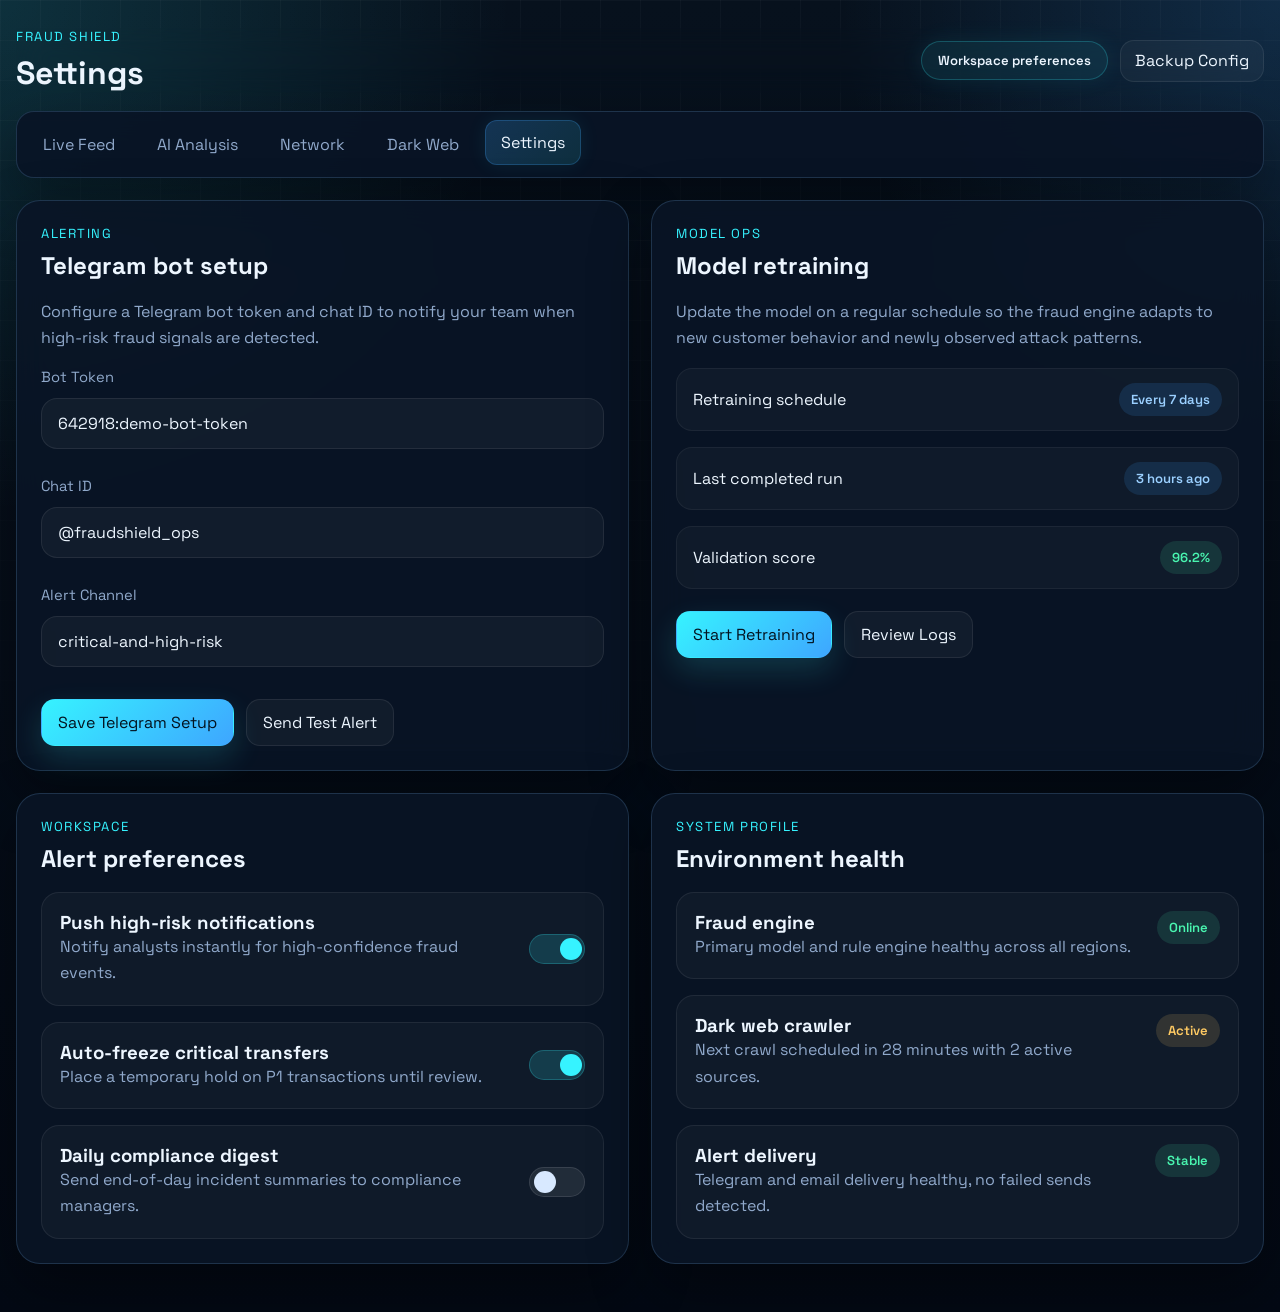
<file: settings.html>
<!DOCTYPE html>
<html lang="en">
<head>
  <meta charset="UTF-8">
  <meta name="viewport" content="width=device-width, initial-scale=1.0">
  <title>FraudShield | Settings</title>
  <link rel="preconnect" href="https://fonts.googleapis.com">
  <link rel="preconnect" href="https://fonts.gstatic.com" crossorigin>
  <link href="https://fonts.googleapis.com/css2?family=Space+Grotesk:wght@400;500;600;700&display=swap" rel="stylesheet">
  <link rel="stylesheet" href="css/style.css">
</head>
<body data-page="settings">
  <div class="app-shell">
    <header class="topbar">
      <div>
        <p class="eyebrow">Fraud Shield</p>
        <h1>Settings</h1>
      </div>
      <div class="topbar-actions">
        <div class="status-pill">Workspace preferences</div>
        <button class="secondary-button compact-button" type="button" data-toast-message="Configuration backup created.">Backup Config</button>
      </div>
    </header>

    <nav class="tabs" aria-label="Primary navigation">
      <a href="index.html" data-tab="live">Live Feed</a>
      <a href="ai.html" data-tab="ai">AI Analysis</a>
      <a href="network.html" data-tab="network">Network</a>
      <a href="darkweb.html" data-tab="darkweb">Dark Web</a>
      <a href="settings.html" data-tab="settings">Settings</a>
    </nav>

    <main class="page-grid">
      <section class="settings-layout">
        <section class="card settings-card">
          <div class="section-heading">
            <div>
              <p class="eyebrow">Alerting</p>
              <h2>Telegram bot setup</h2>
            </div>
          </div>
          <p class="muted-text">
            Configure a Telegram bot token and chat ID to notify your team when
            high-risk fraud signals are detected.
          </p>

          <form class="settings-form" id="telegramForm">
            <label class="field">
              <span>Bot Token</span>
              <input type="text" placeholder="123456:ABC-DEF..." value="642918:demo-bot-token">
            </label>
            <label class="field">
              <span>Chat ID</span>
              <input type="text" placeholder="@fraud_alerts" value="@fraudshield_ops">
            </label>
            <label class="field">
              <span>Alert Channel</span>
              <input type="text" placeholder="Critical alerts" value="critical-and-high-risk">
            </label>

            <div class="button-row">
              <button class="primary-button" type="submit">Save Telegram Setup</button>
              <button class="secondary-button" type="button" id="sendTestAlert">Send Test Alert</button>
            </div>
          </form>
        </section>

        <section class="card settings-card">
          <div class="section-heading">
            <div>
              <p class="eyebrow">Model ops</p>
              <h2>Model retraining</h2>
            </div>
          </div>
          <p class="muted-text">
            Update the model on a regular schedule so the fraud engine adapts to
            new customer behavior and newly observed attack patterns.
          </p>

          <div class="setting-row">
            <span>Retraining schedule</span>
            <span class="pill">Every 7 days</span>
          </div>
          <div class="setting-row">
            <span>Last completed run</span>
            <span class="pill">3 hours ago</span>
          </div>
          <div class="setting-row">
            <span>Validation score</span>
            <span class="pill on">96.2%</span>
          </div>

          <div class="button-row top-gap">
            <button class="primary-button" type="button" id="retrainModel">Start Retraining</button>
            <button class="secondary-button" type="button" data-toast-message="Training logs opened for inspection.">Review Logs</button>
          </div>
        </section>
      </section>

      <section class="settings-layout">
        <section class="card">
          <div class="section-heading">
            <div>
              <p class="eyebrow">Workspace</p>
              <h2>Alert preferences</h2>
            </div>
          </div>
          <div class="toggle-list">
            <label class="toggle-row">
              <div>
                <h3>Push high-risk notifications</h3>
                <p>Notify analysts instantly for high-confidence fraud events.</p>
              </div>
              <input class="toggle-input" type="checkbox" checked>
              <span class="toggle-switch"></span>
            </label>
            <label class="toggle-row">
              <div>
                <h3>Auto-freeze critical transfers</h3>
                <p>Place a temporary hold on P1 transactions until review.</p>
              </div>
              <input class="toggle-input" type="checkbox" checked>
              <span class="toggle-switch"></span>
            </label>
            <label class="toggle-row">
              <div>
                <h3>Daily compliance digest</h3>
                <p>Send end-of-day incident summaries to compliance managers.</p>
              </div>
              <input class="toggle-input" type="checkbox">
              <span class="toggle-switch"></span>
            </label>
          </div>
        </section>

        <section class="card">
          <div class="section-heading">
            <div>
              <p class="eyebrow">System profile</p>
              <h2>Environment health</h2>
            </div>
          </div>
          <div class="queue-list">
            <article class="queue-item">
              <div>
                <h3>Fraud engine</h3>
                <p>Primary model and rule engine healthy across all regions.</p>
              </div>
              <span class="risk-badge low">Online</span>
            </article>
            <article class="queue-item">
              <div>
                <h3>Dark web crawler</h3>
                <p>Next crawl scheduled in 28 minutes with 2 active sources.</p>
              </div>
              <span class="risk-badge medium">Active</span>
            </article>
            <article class="queue-item">
              <div>
                <h3>Alert delivery</h3>
                <p>Telegram and email delivery healthy, no failed sends detected.</p>
              </div>
              <span class="risk-badge low">Stable</span>
            </article>
          </div>
        </section>
      </section>
    </main>
  </div>

  <div class="toast global-toast" id="globalToast" aria-live="polite"></div>

  <script src="js/script.js"></script>
</body>
</html>
</file>
<file: css/style.css>
:root {
  --bg: #06101d;
  --bg-deep: #030914;
  --panel: rgba(10, 21, 38, 0.88);
  --panel-soft: rgba(11, 25, 45, 0.72);
  --panel-strong: #0f2341;
  --border: rgba(129, 196, 255, 0.18);
  --text: #edf6ff;
  --muted: #90a9cb;
  --accent: #3ea6ff;
  --accent-2: #36f3ff;
  --safe: #49f5b0;
  --warning: #ffcb63;
  --danger: #ff5a7c;
  --shadow: 0 24px 60px rgba(0, 0, 0, 0.38);
}

* {
  box-sizing: border-box;
}

html {
  scroll-behavior: smooth;
}

body {
  margin: 0;
  min-height: 100vh;
  font-family: "Space Grotesk", sans-serif;
  color: var(--text);
  background:
    radial-gradient(circle at top left, rgba(54, 243, 255, 0.14), transparent 28%),
    radial-gradient(circle at top right, rgba(62, 166, 255, 0.18), transparent 24%),
    linear-gradient(180deg, #07111d 0%, var(--bg-deep) 100%);
}

body::before {
  content: "";
  position: fixed;
  inset: 0;
  pointer-events: none;
  background-image:
    linear-gradient(rgba(255, 255, 255, 0.03) 1px, transparent 1px),
    linear-gradient(90deg, rgba(255, 255, 255, 0.03) 1px, transparent 1px);
  background-size: 40px 40px;
  mask-image: linear-gradient(180deg, rgba(0, 0, 0, 0.85), transparent);
}

a {
  color: inherit;
  text-decoration: none;
}

button,
input,
select {
  font: inherit;
}

button {
  cursor: pointer;
}

.app-shell {
  width: min(1280px, calc(100% - 32px));
  margin: 0 auto;
  padding: 28px 0 48px;
}

.topbar,
.tabs,
.card,
.hero-panel,
.modal-panel {
  backdrop-filter: blur(16px);
}

.topbar {
  display: flex;
  justify-content: space-between;
  align-items: center;
  gap: 16px;
  margin-bottom: 18px;
}

.topbar h1,
.hero-panel h2,
.section-heading h2,
.stat-card h3,
.layer-copy h3,
.signal-item h3,
.hub-item h3,
.flagged-item h3,
.suspicious-item h3,
.queue-item h3,
.timeline-item h3,
.toggle-row h3,
.recommendation-item h3 {
  margin: 0;
}

.topbar-actions,
.hero-actions {
  display: flex;
  flex-wrap: wrap;
  gap: 12px;
  align-items: center;
}

.eyebrow {
  margin: 0 0 8px;
  color: var(--accent-2);
  font-size: 0.82rem;
  letter-spacing: 0.12em;
  text-transform: uppercase;
}

.status-pill,
.pill,
.risk-badge,
.appearance-badge,
.delta-pill,
.signal-index {
  display: inline-flex;
  align-items: center;
  justify-content: center;
  border-radius: 999px;
  font-size: 0.82rem;
  font-weight: 600;
}

.status-pill {
  padding: 10px 16px;
  color: var(--text);
  background: rgba(54, 243, 255, 0.08);
  border: 1px solid rgba(54, 243, 255, 0.22);
  box-shadow: 0 0 24px rgba(54, 243, 255, 0.08);
}

.danger-pill {
  background: rgba(255, 90, 124, 0.12);
  border-color: rgba(255, 90, 124, 0.24);
}

.tabs {
  display: flex;
  flex-wrap: wrap;
  gap: 10px;
  padding: 10px;
  margin-bottom: 22px;
  background: rgba(9, 20, 37, 0.92);
  border: 1px solid var(--border);
  border-radius: 18px;
  box-shadow: var(--shadow);
}

.tabs a {
  padding: 12px 16px;
  border-radius: 12px;
  color: var(--muted);
  transition: transform 0.25s ease, background 0.25s ease, color 0.25s ease;
}

.tabs a:hover,
.tabs a.active {
  color: var(--text);
  transform: translateY(-2px);
  background: linear-gradient(135deg, rgba(62, 166, 255, 0.22), rgba(54, 243, 255, 0.12));
  box-shadow: inset 0 0 0 1px rgba(62, 166, 255, 0.24), 0 0 20px rgba(54, 243, 255, 0.08);
}

.page-grid,
.stack-grid,
.analysis-grid,
.network-layout,
.darkweb-layout,
.dashboard-duo,
.workspace-grid,
.workspace-sidebar,
.case-summary-grid,
.settings-layout,
.summary-grid,
.toggle-list,
.timeline-list,
.queue-list,
.recommendation-list {
  display: grid;
  gap: 22px;
}

.hero-panel,
.card,
.modal-panel {
  background: var(--panel);
  border: 1px solid var(--border);
  border-radius: 24px;
  box-shadow: var(--shadow);
}

.hero-panel {
  display: flex;
  justify-content: space-between;
  gap: 24px;
  padding: 28px;
  background:
    linear-gradient(135deg, rgba(62, 166, 255, 0.16), rgba(54, 243, 255, 0.08)),
    var(--panel);
}

.hero-panel.compact {
  align-items: center;
}

.hero-panel h2 {
  font-size: clamp(1.75rem, 3vw, 2.6rem);
  max-width: 760px;
}

.muted-text,
.queue-item p,
.timeline-item p,
.hub-item p,
.flagged-item p,
.suspicious-item p,
.signal-item p,
.layer-copy p,
.feature-row span,
.recommendation-item p,
.toggle-row p,
.summary-item span {
  margin: 0;
  color: var(--muted);
  line-height: 1.65;
}

.hero-metric {
  min-width: 230px;
  padding: 20px;
  border-radius: 20px;
  background: rgba(5, 17, 31, 0.56);
  border: 1px solid rgba(54, 243, 255, 0.14);
}

.hero-metric span {
  color: var(--muted);
  font-size: 0.92rem;
}

.hero-metric strong {
  display: block;
  margin: 12px 0 8px;
  font-size: 2.8rem;
  color: var(--accent-2);
  text-shadow: 0 0 18px rgba(54, 243, 255, 0.18);
}

.hero-metric p,
.stat-card p {
  margin: 0;
  color: var(--muted);
}

.card {
  padding: 24px;
  transition: transform 0.25s ease, border-color 0.25s ease, box-shadow 0.25s ease;
}

.card:hover,
.flagged-item:hover,
.suspicious-item:hover,
.hub-item:hover,
.queue-item:hover,
.timeline-item:hover,
tbody tr:hover {
  transform: translateY(-4px);
}

.card:hover {
  border-color: rgba(54, 243, 255, 0.28);
  box-shadow: 0 28px 68px rgba(0, 0, 0, 0.45);
}

.inner-card {
  background: var(--panel-soft);
}

.stats-grid {
  display: grid;
  grid-template-columns: repeat(3, minmax(0, 1fr));
  gap: 18px;
}

.stat-card {
  position: relative;
  overflow: hidden;
}

.stat-card::after {
  content: "";
  position: absolute;
  inset: auto -40px -40px auto;
  width: 110px;
  height: 110px;
  border-radius: 50%;
  background: radial-gradient(circle, rgba(54, 243, 255, 0.16), transparent 70%);
}

.accent-card {
  background:
    linear-gradient(145deg, rgba(62, 166, 255, 0.16), transparent),
    var(--panel);
}

.safe-card {
  background:
    linear-gradient(145deg, rgba(73, 245, 176, 0.14), transparent),
    var(--panel);
}

.danger {
  background:
    linear-gradient(145deg, rgba(255, 90, 124, 0.14), transparent),
    var(--panel);
}

.stat-header {
  display: flex;
  justify-content: space-between;
  align-items: center;
  gap: 12px;
}

.stat-icon {
  width: 42px;
  height: 42px;
  border-radius: 14px;
  color: var(--accent-2);
  background: rgba(54, 243, 255, 0.08);
  border: 1px solid rgba(54, 243, 255, 0.2);
  box-shadow: 0 0 24px rgba(54, 243, 255, 0.08);
}

.danger-icon {
  color: #ff9eb0;
  background: rgba(255, 90, 124, 0.12);
  border-color: rgba(255, 90, 124, 0.22);
}

.safe-icon {
  color: var(--safe);
  background: rgba(73, 245, 176, 0.12);
  border-color: rgba(73, 245, 176, 0.22);
}

.delta-pill {
  padding: 8px 12px;
  background: rgba(62, 166, 255, 0.12);
}

.stat-card h3 {
  margin: 12px 0 6px;
  font-size: 2.4rem;
}

.trend {
  font-size: 0.9rem;
  font-weight: 600;
}

.up {
  color: var(--accent);
}

.safe {
  color: var(--safe);
}

.danger-text {
  color: var(--danger);
}

.workspace-grid {
  grid-template-columns: 1.65fr 0.95fr;
  align-items: start;
}

.main-panel {
  display: grid;
  gap: 22px;
}

.workspace-sidebar {
  align-content: start;
}

.dashboard-duo,
.darkweb-layout,
.network-layout,
.settings-layout,
.case-summary-grid {
  grid-template-columns: repeat(2, minmax(0, 1fr));
}

.analysis-grid {
  grid-template-columns: 1.3fr 0.95fr;
  align-items: start;
}

.summary-grid {
  grid-template-columns: repeat(2, minmax(0, 1fr));
  gap: 16px;
}

.summary-item {
  padding: 16px;
  border-radius: 18px;
  background: rgba(255, 255, 255, 0.03);
  border: 1px solid rgba(255, 255, 255, 0.06);
}

.summary-item strong {
  display: block;
  margin-top: 8px;
}

.recommendation-item {
  padding: 18px;
  border-radius: 18px;
  border: 1px solid rgba(54, 243, 255, 0.12);
  background: rgba(54, 243, 255, 0.04);
}

.chart-card canvas {
  width: 100%;
  height: auto;
  display: block;
}

.donut-legend {
  display: grid;
  gap: 10px;
  margin-top: 16px;
  color: var(--muted);
}

.legend-dot,
.timeline-dot {
  display: inline-block;
  width: 12px;
  height: 12px;
  border-radius: 50%;
}

.safe-fill {
  background: var(--safe);
}

.danger-fill {
  background: var(--danger);
}

.section-heading {
  display: flex;
  justify-content: space-between;
  align-items: center;
  gap: 16px;
  margin-bottom: 18px;
}

.filter-toolbar {
  display: flex;
  flex-wrap: wrap;
  gap: 10px;
}

.toolbar-input,
.toolbar-select {
  min-height: 44px;
  padding: 0 14px;
  color: var(--text);
  background: rgba(255, 255, 255, 0.04);
  border: 1px solid rgba(255, 255, 255, 0.08);
  border-radius: 14px;
  outline: none;
}

.toolbar-input {
  min-width: 220px;
}

.toolbar-input:focus,
.toolbar-select:focus,
.field input:focus {
  border-color: rgba(54, 243, 255, 0.34);
  box-shadow: 0 0 0 4px rgba(54, 243, 255, 0.08);
}

.live-indicator {
  display: inline-flex;
  align-items: center;
  gap: 10px;
  color: var(--muted);
  font-size: 0.92rem;
}

.pulse-dot {
  width: 10px;
  height: 10px;
  border-radius: 50%;
  background: var(--accent-2);
  box-shadow: 0 0 0 0 rgba(54, 243, 255, 0.5);
  animation: pulse 1.8s infinite;
}

@keyframes pulse {
  0% {
    box-shadow: 0 0 0 0 rgba(54, 243, 255, 0.4);
  }
  70% {
    box-shadow: 0 0 0 14px rgba(54, 243, 255, 0);
  }
  100% {
    box-shadow: 0 0 0 0 rgba(54, 243, 255, 0);
  }
}

.table-wrap {
  overflow-x: auto;
}

table {
  width: 100%;
  border-collapse: collapse;
}

th,
td {
  padding: 16px 14px;
  text-align: left;
  border-bottom: 1px solid rgba(255, 255, 255, 0.06);
}

th {
  color: #9ab2d4;
  font-size: 0.84rem;
  letter-spacing: 0.06em;
  text-transform: uppercase;
}

tbody tr {
  cursor: pointer;
  transition: transform 0.25s ease, background 0.25s ease;
}

tbody tr:hover {
  background: rgba(62, 166, 255, 0.08);
}

.new-row {
  animation: rowGlow 1.4s ease;
}

.hidden-row {
  display: none;
}

@keyframes rowGlow {
  0% {
    background: rgba(54, 243, 255, 0.22);
  }
  100% {
    background: transparent;
  }
}

.risk-badge,
.pill,
.appearance-badge {
  padding: 8px 12px;
}

.risk-badge.low,
.pill.on {
  color: var(--safe);
  background: rgba(73, 245, 176, 0.12);
}

.risk-badge.medium,
.warning-badge {
  color: var(--warning);
  background: rgba(255, 203, 99, 0.14);
}

.risk-badge.high,
.appearance-badge {
  color: #ffafbc;
  background: rgba(255, 90, 124, 0.14);
}

.layers,
.feature-bars,
.signals-list,
.hub-list,
.flagged-list,
.suspicious-list,
.toggle-list,
.queue-list,
.timeline-list,
.recommendation-list {
  gap: 16px;
}

.layer-item,
.feature-row,
.signal-item,
.hub-item,
.flagged-item,
.suspicious-item,
.queue-item,
.timeline-item,
.toggle-row {
  padding: 18px;
  border-radius: 18px;
  border: 1px solid rgba(255, 255, 255, 0.07);
  background: rgba(255, 255, 255, 0.03);
  transition: transform 0.25s ease, border-color 0.25s ease, background 0.25s ease;
}

.layer-copy,
.signal-item,
.hub-item,
.flagged-item,
.suspicious-item,
.queue-item,
.timeline-item,
.toggle-row {
  display: flex;
  justify-content: space-between;
  align-items: flex-start;
  gap: 18px;
}

.layer-copy strong {
  color: var(--accent-2);
}

.progress-bar,
.feature-bar {
  width: 100%;
  height: 12px;
  overflow: hidden;
  border-radius: 999px;
  background: rgba(255, 255, 255, 0.06);
}

.progress-bar span,
.feature-bar span {
  display: block;
  height: 100%;
  border-radius: inherit;
  background: linear-gradient(90deg, var(--accent), var(--accent-2));
  box-shadow: 0 0 18px rgba(54, 243, 255, 0.3);
}

.feature-row {
  display: grid;
  grid-template-columns: 1.3fr 1fr auto;
  align-items: center;
}

.feature-row strong {
  color: var(--text);
}

.signal-index {
  min-width: 36px;
  height: 36px;
  color: var(--accent-2);
  background: rgba(54, 243, 255, 0.08);
  border: 1px solid rgba(54, 243, 255, 0.18);
}

.graph-placeholder {
  min-height: 420px;
}

.graph-box {
  position: relative;
  min-height: 320px;
  margin-top: 10px;
  border-radius: 22px;
  border: 1px solid rgba(62, 166, 255, 0.14);
  background:
    radial-gradient(circle at center, rgba(62, 166, 255, 0.16), transparent 42%),
    rgba(3, 11, 20, 0.78);
  overflow: hidden;
}

.graph-node {
  position: absolute;
  display: inline-flex;
  align-items: center;
  justify-content: center;
  min-width: 104px;
  min-height: 44px;
  padding: 10px 14px;
  border-radius: 999px;
  font-size: 0.88rem;
  border: 1px solid rgba(54, 243, 255, 0.18);
  background: rgba(8, 20, 34, 0.92);
  box-shadow: 0 0 24px rgba(54, 243, 255, 0.08);
}

.center-node {
  top: 40%;
  left: 38%;
  color: var(--accent-2);
}

.node-a {
  top: 16%;
  left: 12%;
}

.node-b {
  top: 16%;
  right: 12%;
}

.node-c {
  bottom: 14%;
  left: 14%;
}

.node-d {
  bottom: 12%;
  right: 16%;
}

.graph-line {
  position: absolute;
  height: 2px;
  background: linear-gradient(90deg, rgba(62, 166, 255, 0.2), rgba(54, 243, 255, 0.8));
  transform-origin: left center;
}

.line-a {
  top: 42%;
  left: 23%;
  width: 140px;
  transform: rotate(16deg);
}

.line-b {
  top: 42%;
  right: 24%;
  width: 136px;
  transform: rotate(-16deg);
}

.line-c {
  bottom: 30%;
  left: 24%;
  width: 132px;
  transform: rotate(-18deg);
}

.line-d {
  bottom: 30%;
  right: 24%;
  width: 130px;
  transform: rotate(18deg);
}

.flagged-item {
  border-color: rgba(255, 90, 124, 0.16);
  background: rgba(255, 90, 124, 0.08);
}

.suspicious-item {
  border-color: rgba(255, 203, 99, 0.18);
  background: rgba(255, 203, 99, 0.08);
}

.timeline-item {
  grid-template-columns: auto 1fr;
}

.timeline-dot {
  margin-top: 8px;
}

.settings-card {
  min-height: 330px;
}

.setting-row {
  display: flex;
  justify-content: space-between;
  align-items: center;
  gap: 12px;
  margin-top: 16px;
  padding: 14px 16px;
  border-radius: 16px;
  background: rgba(255, 255, 255, 0.03);
  border: 1px solid rgba(255, 255, 255, 0.05);
}

.pill {
  color: #9bd0ff;
  background: rgba(62, 166, 255, 0.14);
}

.settings-form,
.field {
  display: grid;
  gap: 12px;
}

.field {
  margin-top: 16px;
}

.field span {
  color: var(--muted);
  font-size: 0.92rem;
}

.field input {
  width: 100%;
  padding: 14px 16px;
  color: var(--text);
  background: rgba(255, 255, 255, 0.04);
  border: 1px solid rgba(255, 255, 255, 0.08);
  border-radius: 16px;
  outline: none;
  transition: border-color 0.25s ease, box-shadow 0.25s ease;
}

.button-row,
.modal-actions {
  display: flex;
  flex-wrap: wrap;
  gap: 12px;
}

.button-row {
  margin-top: 20px;
}

.top-gap {
  margin-top: 22px;
}

.primary-button,
.secondary-button,
.modal-close {
  display: inline-flex;
  align-items: center;
  justify-content: center;
  padding: 12px 16px;
  border-radius: 14px;
  border: 1px solid transparent;
  transition: transform 0.25s ease, background 0.25s ease, border-color 0.25s ease;
}

.compact-button {
  min-height: 42px;
  padding: 0 14px;
}

.primary-button {
  color: #03121f;
  background: linear-gradient(135deg, var(--accent-2), var(--accent));
  box-shadow: 0 12px 30px rgba(54, 243, 255, 0.16);
}

.secondary-button,
.modal-close {
  color: var(--text);
  background: rgba(255, 255, 255, 0.04);
  border-color: rgba(255, 255, 255, 0.08);
}

.primary-button:hover,
.secondary-button:hover,
.modal-close:hover {
  transform: translateY(-2px);
}

.toggle-row {
  position: relative;
  align-items: center;
}

.toggle-input {
  position: absolute;
  opacity: 0;
  pointer-events: none;
}

.toggle-switch {
  width: 56px;
  height: 30px;
  flex-shrink: 0;
  border-radius: 999px;
  background: rgba(255, 255, 255, 0.08);
  border: 1px solid rgba(255, 255, 255, 0.1);
  position: relative;
}

.toggle-switch::after {
  content: "";
  position: absolute;
  top: 3px;
  left: 4px;
  width: 22px;
  height: 22px;
  border-radius: 50%;
  background: #d8e9ff;
  transition: transform 0.25s ease, background 0.25s ease;
}

.toggle-input:checked + .toggle-switch {
  background: rgba(54, 243, 255, 0.16);
  border-color: rgba(54, 243, 255, 0.22);
}

.toggle-input:checked + .toggle-switch::after {
  transform: translateX(26px);
  background: var(--accent-2);
}

.modal {
  position: fixed;
  inset: 0;
  z-index: 20;
}

.hidden {
  display: none;
}

.modal-backdrop {
  position: absolute;
  inset: 0;
  background: rgba(2, 7, 14, 0.76);
}

.modal-panel {
  position: relative;
  width: min(560px, calc(100% - 24px));
  margin: 8vh auto 0;
  padding: 24px;
}

.modal-close {
  position: absolute;
  top: 14px;
  right: 14px;
  width: 42px;
  height: 42px;
  padding: 0;
  font-size: 1.4rem;
}

.modal-grid {
  display: grid;
  gap: 12px;
  margin: 20px 0 24px;
}

.modal-row {
  display: flex;
  justify-content: space-between;
  gap: 12px;
  padding: 14px 16px;
  border-radius: 14px;
  background: rgba(255, 255, 255, 0.03);
  border: 1px solid rgba(255, 255, 255, 0.05);
}

.modal-row span {
  color: var(--muted);
}

.toast {
  position: fixed;
  right: 18px;
  bottom: 18px;
  z-index: 30;
  padding: 14px 16px;
  border-radius: 16px;
  color: var(--text);
  background: rgba(8, 21, 36, 0.94);
  border: 1px solid rgba(54, 243, 255, 0.18);
  box-shadow: var(--shadow);
  opacity: 0;
  pointer-events: none;
  transform: translateY(16px);
  transition: opacity 0.25s ease, transform 0.25s ease;
}

.toast.show {
  opacity: 1;
  transform: translateY(0);
}

@media (max-width: 1120px) {
  .workspace-grid,
  .analysis-grid,
  .network-layout,
  .darkweb-layout,
  .settings-layout,
  .dashboard-duo,
  .case-summary-grid {
    grid-template-columns: 1fr;
  }

  .stats-grid {
    grid-template-columns: repeat(2, minmax(0, 1fr));
  }

  .hero-panel,
  .layer-copy {
    flex-direction: column;
  }
}

@media (max-width: 760px) {
  .app-shell {
    width: min(100% - 20px, 1280px);
    padding-top: 20px;
  }

  .topbar,
  .section-heading,
  .setting-row,
  .hub-item,
  .flagged-item,
  .suspicious-item,
  .queue-item,
  .timeline-item,
  .toggle-row,
  .modal-row {
    flex-direction: column;
    align-items: flex-start;
  }

  .stats-grid,
  .summary-grid {
    grid-template-columns: 1fr;
  }

  .feature-row {
    grid-template-columns: 1fr;
  }

  .tabs a,
  .status-pill,
  .toolbar-input,
  .toolbar-select {
    width: 100%;
  }

  .graph-box {
    min-height: 360px;
  }

  .center-node {
    top: 42%;
    left: 32%;
  }
}
</file>
